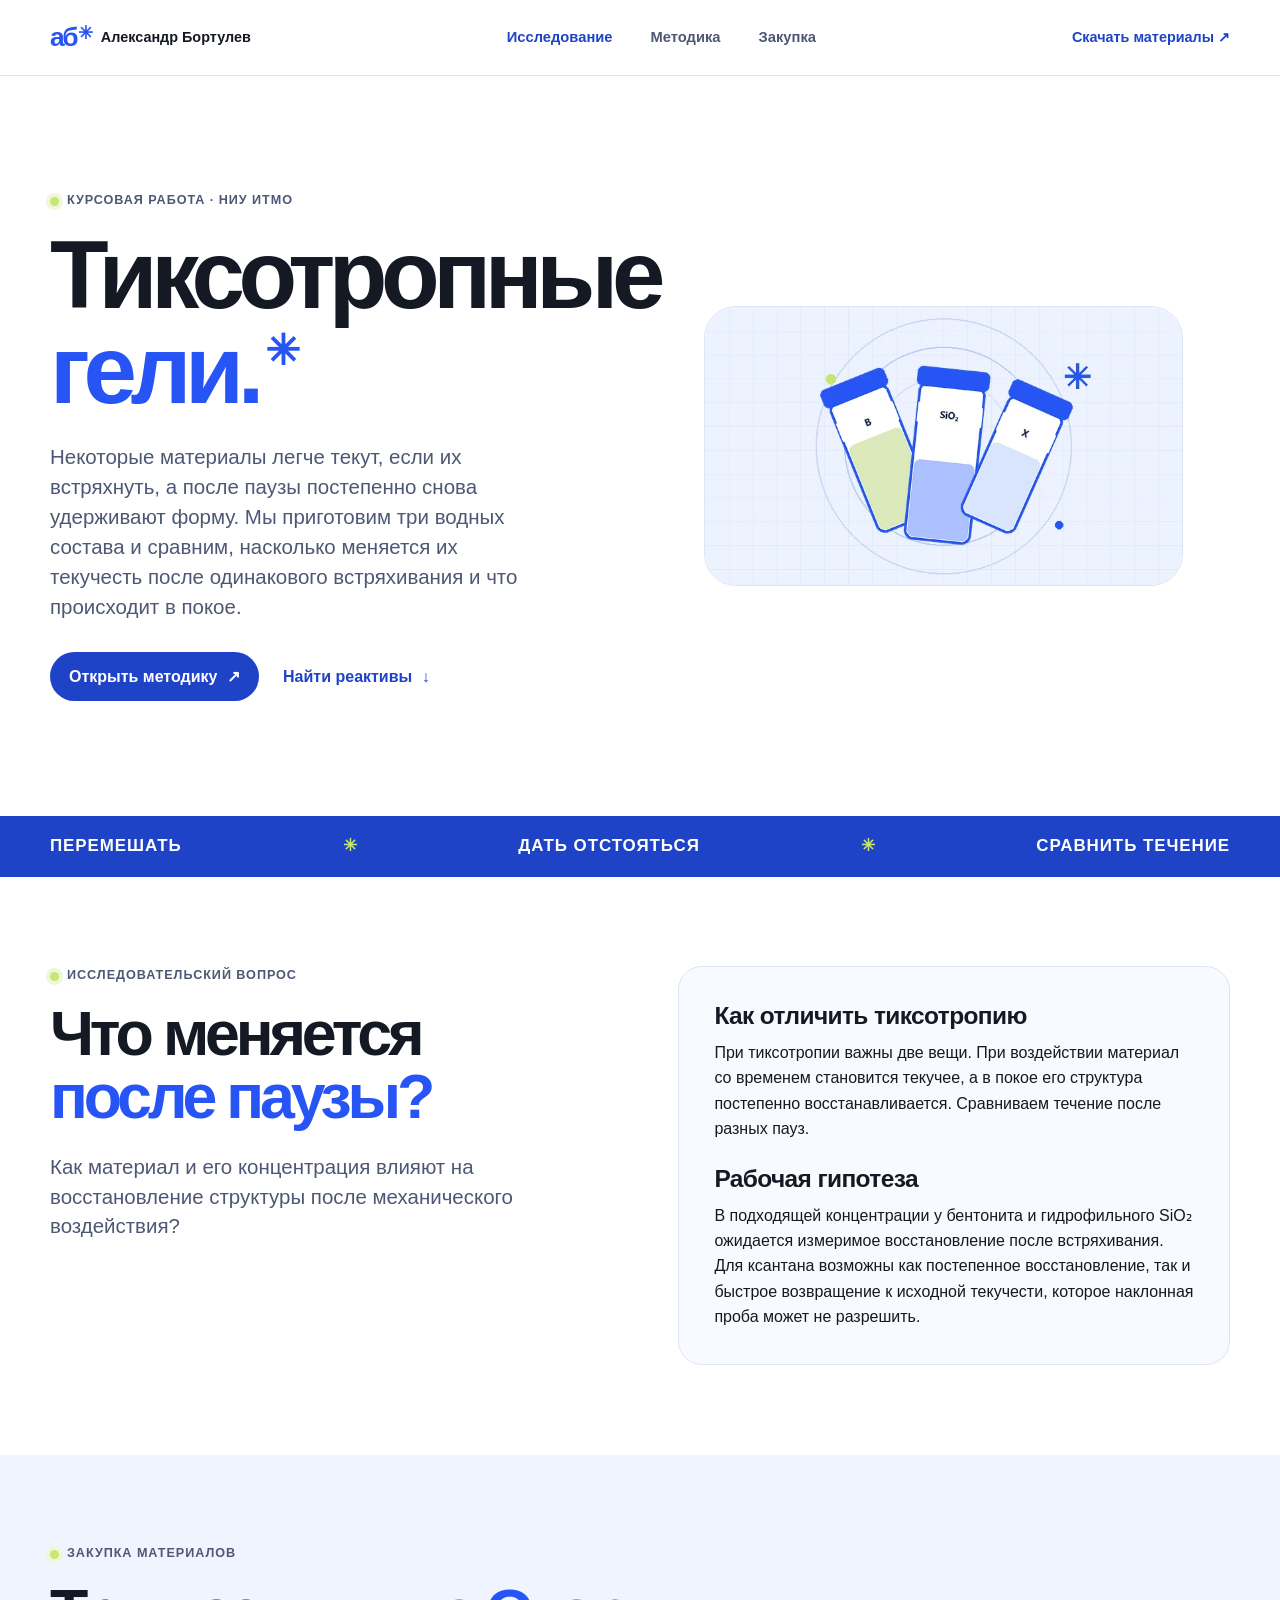
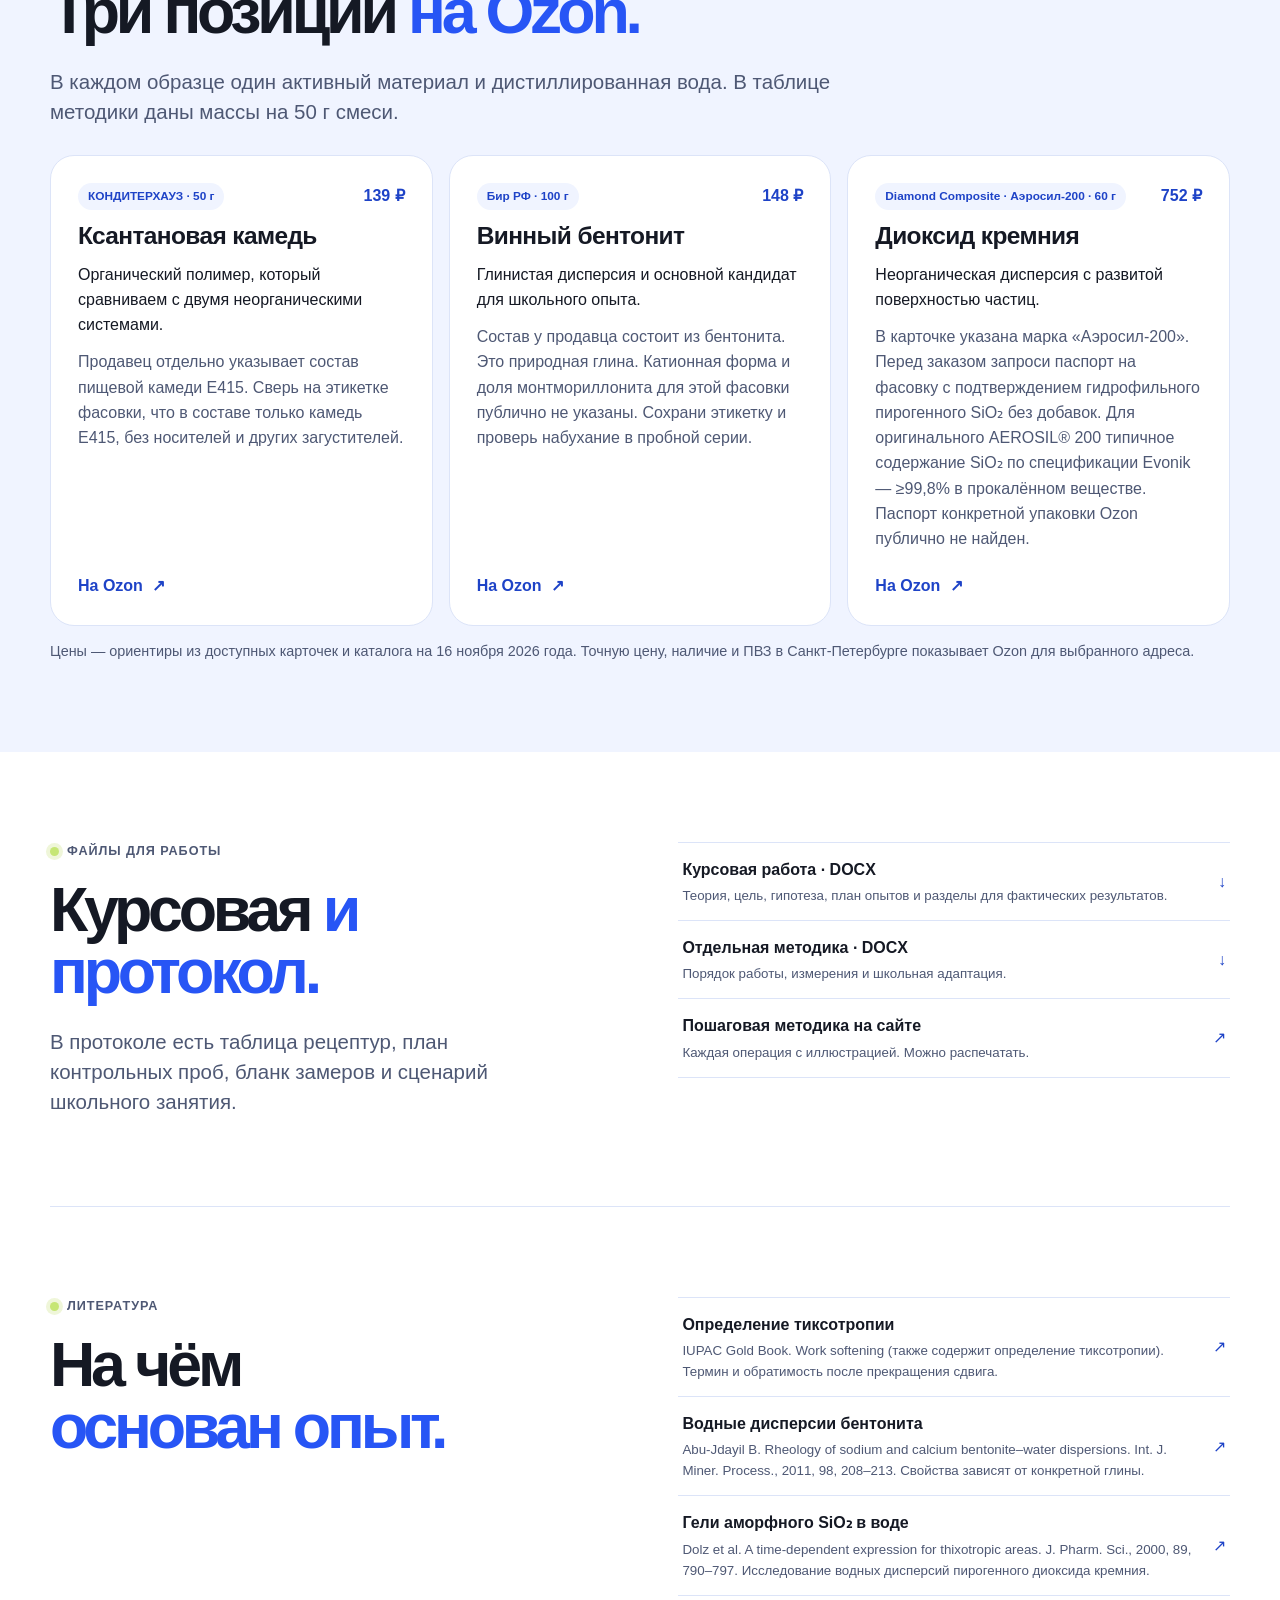
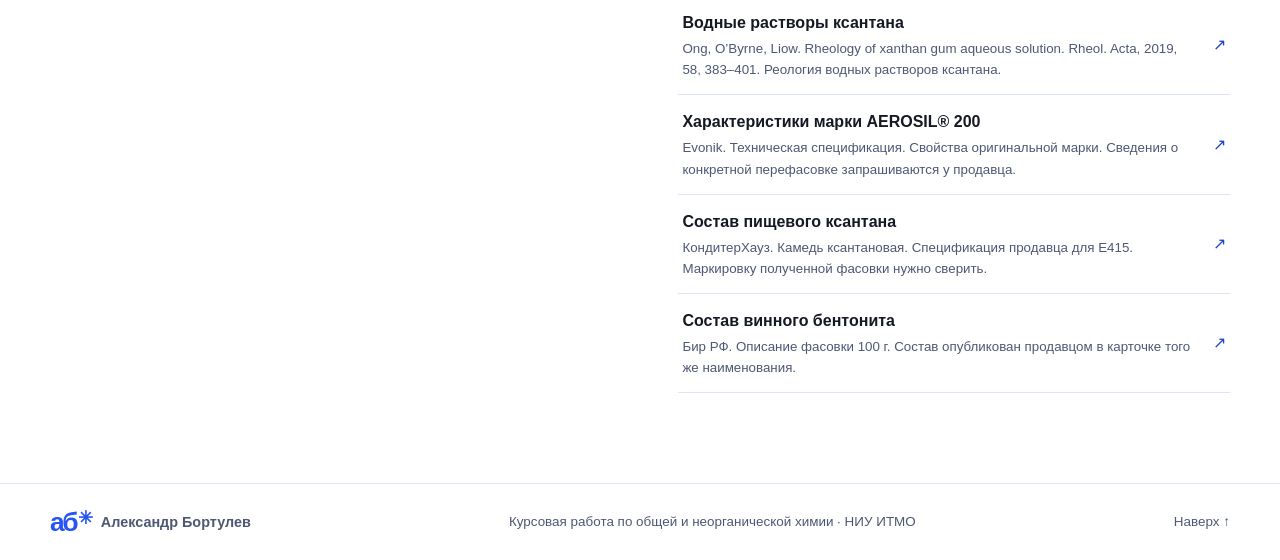
<file: index.html>
<!doctype html>
<html lang="ru">
<head>
  <meta charset="utf-8">
  <meta name="viewport" content="width=device-width, initial-scale=1">
  <meta name="theme-color" content="#ffffff">
  <meta name="description" content="Некоторые материалы легче текут, если их встряхнуть, а после паузы постепенно снова удерживают форму. Мы приготовим три водных состава и сравним, насколько меняется их текучесть после одинакового встряхивания и что происходит в покое.">
  <title>Исследование — Тиксотропные гели</title>
  <link rel="stylesheet" href="assets/style.css">
  <script defer src="assets/app.js"></script>
</head>
<body>
  <a class="skip" href="#main">К содержимому</a>
  <header class="site-header">
    <div class="wrap nav">
      <a class="brand" href="index.html"><span>аб<b aria-hidden="true">✳</b></span> Александр Бортулев</a>
      <nav aria-label="Основное меню"><a href="index.html" aria-current=page>Исследование</a><a href="methodika.html">Методика</a><a href="index.html#zakupka">Закупка</a></nav>
      <a class="nav-extra" href="index.html#materialy">Скачать материалы <span aria-hidden="true">↗</span></a>
    </div>
  </header>
  <main id="main">
<section class="wrap home-hero">
  <div>
    <p class="eyebrow"><span></span> Курсовая работа · НИУ ИТМО</p>
    <h1>Тиксотропные<br><em>гели.</em><b class="star" aria-hidden="true">✳</b></h1>
    <p class="lead">Некоторые материалы легче текут, если их встряхнуть, а после паузы постепенно снова удерживают форму. Мы приготовим три водных состава и сравним, насколько меняется их текучесть после одинакового встряхивания и что происходит в покое.</p>
    <div class="actions"><a class="button" href="methodika.html">Открыть методику <span aria-hidden="true">↗</span></a>
    <a class="text-link" href="#zakupka">Найти реактивы <span aria-hidden="true">↓</span></a></div>
  </div>
  <div class="hero-frame"><img src="assets/hero.webp" width="720" height="420" alt="Три закрытые пробирки с водными составами"></div>
</section>
<div class="band"><div class="wrap"><span>Перемешать</span><b aria-hidden="true">✳</b><span>Дать отстояться</span><b aria-hidden="true">✳</b><span>Сравнить течение</span></div></div>
<section class="wrap section research" id="issledovanie">
  <div><p class="eyebrow"><span></span> Исследовательский вопрос</p><h2>Что меняется <em>после паузы?</em></h2><p class="lead">Как материал и его концентрация влияют на восстановление структуры после механического воздействия?</p></div>
  <div class="callout">
    <h3>Как отличить тиксотропию</h3>
    <p>При тиксотропии важны две вещи. При воздействии материал со временем становится текучее, а в покое его структура постепенно восстанавливается. Сравниваем течение после разных пауз.</p>
    <h3>Рабочая гипотеза</h3><p>В подходящей концентрации у бентонита и гидрофильного SiO₂ ожидается измеримое восстановление после встряхивания. Для ксантана возможны как постепенное восстановление, так и быстрое возвращение к исходной текучести, которое наклонная проба может не разрешить.</p>
  </div>
</section>
<section class="soft" id="zakupka"><div class="wrap section">
  <p class="eyebrow"><span></span> Закупка материалов</p><h2>Три позиции <em>на Ozon.</em></h2>
  <p class="lead compact">В каждом образце один активный материал и дистиллированная вода. В таблице методики даны массы на 50 г смеси.</p>
  <div class="cards"><article class="card">
  <div class="card-top"><span class="tag">КОНДИТЕРХАУЗ · 50 г</span><span class="price">139 ₽</span></div>
  <h3>Ксантановая камедь</h3><p>Органический полимер, который сравниваем с двумя неорганическими системами.</p><p class="muted">Продавец отдельно указывает состав пищевой камеди E415. Сверь на этикетке фасовки, что в составе только камедь E415, без носителей и других загустителей.</p>
  <a class="text-link" href="https://www.ozon.ru/product/ksantanovaya-kamed-zagustitel-50-gr-4338122225/">На Ozon <span aria-hidden="true">↗</span></a>
</article><article class="card">
  <div class="card-top"><span class="tag">Бир РФ · 100 г</span><span class="price">148 ₽</span></div>
  <h3>Винный бентонит</h3><p>Глинистая дисперсия и основной кандидат для школьного опыта.</p><p class="muted">Состав у продавца состоит из бентонита. Это природная глина. Катионная форма и доля монтмориллонита для этой фасовки публично не указаны. Сохрани этикетку и проверь набухание в пробной серии.</p>
  <a class="text-link" href="https://www.ozon.ru/product/bentonit-okleivayushchee-veshchestvo-dlya-osvetleniya-vina-sidra-bragi-100-g-994454710/">На Ozon <span aria-hidden="true">↗</span></a>
</article><article class="card">
  <div class="card-top"><span class="tag">Diamond Composite · Аэросил-200 · 60 г</span><span class="price">752 ₽</span></div>
  <h3>Диоксид кремния</h3><p>Неорганическая дисперсия с развитой поверхностью частиц.</p><p class="muted">В карточке указана марка «Аэросил-200». Перед заказом запроси паспорт на фасовку с подтверждением гидрофильного пирогенного SiO₂ без добавок. Для оригинального AEROSIL® 200 типичное содержание SiO₂ по спецификации Evonik — ≥99,8% в прокалённом веществе. Паспорт конкретной упаковки Ozon публично не найден.</p>
  <a class="text-link" href="https://www.ozon.ru/product/tiksotropnaya-dobavka-aerosil-200-60g-1-litr-2498861464/">На Ozon <span aria-hidden="true">↗</span></a>
</article></div>
  <p class="muted small">Цены — ориентиры из доступных карточек и каталога на 16 ноября 2026 года. Точную цену, наличие и ПВЗ в Санкт-Петербурге показывает Ozon для выбранного адреса.</p>
</div></section>
<section class="wrap section research" id="materialy">
  <div><p class="eyebrow"><span></span> Файлы для работы</p><h2>Курсовая <em>и протокол.</em></h2><p class="lead">В протоколе есть таблица рецептур, план контрольных проб, бланк замеров и сценарий школьного занятия.</p></div>
  <ul class="resource-list">
    <li><a href="materialy/kursovaya-ozon.docx" download><span><strong>Курсовая работа · DOCX</strong><small>Теория, цель, гипотеза, план опытов и разделы для фактических результатов.</small></span><span aria-hidden="true">↓</span></a></li>
    <li><a href="materialy/metodika-ozon.docx" download><span><strong>Отдельная методика · DOCX</strong><small>Порядок работы, измерения и школьная адаптация.</small></span><span aria-hidden="true">↓</span></a></li>
    <li><a href="methodika.html"><span><strong>Пошаговая методика на сайте</strong><small>Каждая операция с иллюстрацией. Можно распечатать.</small></span><span aria-hidden="true">↗</span></a></li>
  </ul>
</section>
<section class="wrap section sources" id="istochniki">
  <div><p class="eyebrow"><span></span> Литература</p><h2>На чём <em>основан опыт.</em></h2></div>
  <ul class="resource-list"><li><a href="https://goldbook.iupac.org/terms/view/W06691"><span><strong>Определение тиксотропии</strong><small>IUPAC Gold Book. Work softening (также содержит определение тиксотропии). Термин и обратимость после прекращения сдвига.</small></span><span aria-hidden="true">↗</span></a></li><li><a href="https://doi.org/10.1016/j.minpro.2011.01.001"><span><strong>Водные дисперсии бентонита</strong><small>Abu-Jdayil B. Rheology of sodium and calcium bentonite–water dispersions. Int. J. Miner. Process., 2011, 98, 208–213. Свойства зависят от конкретной глины.</small></span><span aria-hidden="true">↗</span></a></li><li><a href="https://pubmed.ncbi.nlm.nih.gov/10824138/"><span><strong>Гели аморфного SiO₂ в воде</strong><small>Dolz et al. A time-dependent expression for thixotropic areas. J. Pharm. Sci., 2000, 89, 790–797. Исследование водных дисперсий пирогенного диоксида кремния.</small></span><span aria-hidden="true">↗</span></a></li><li><a href="https://link.springer.com/article/10.1007/s00397-019-01154-y"><span><strong>Водные растворы ксантана</strong><small>Ong, O’Byrne, Liow. Rheology of xanthan gum aqueous solution. Rheol. Acta, 2019, 58, 383–401. Реология водных растворов ксантана.</small></span><span aria-hidden="true">↗</span></a></li><li><a href="https://products.evonik.com/assets/or/ld/AEROSIL_200_TDS_RU_RU_TDS_PV_52043839_ru_RU_WORLD.pdf"><span><strong>Характеристики марки AEROSIL® 200</strong><small>Evonik. Техническая спецификация. Свойства оригинальной марки. Сведения о конкретной перефасовке запрашиваются у продавца.</small></span><span aria-hidden="true">↗</span></a></li><li><a href="https://konditerhauz.ru/konditerskie-ingredienty/zagustiteli-i-pishchevye-dobavki/kamed-ksantanovaya-deosen-80/"><span><strong>Состав пищевого ксантана</strong><small>КондитерХауз. Камедь ксантановая. Спецификация продавца для E415. Маркировку полученной фасовки нужно сверить.</small></span><span aria-hidden="true">↗</span></a></li><li><a href="https://market.yandex.ru/card/bentonit-100-g/102073946486"><span><strong>Состав винного бентонита</strong><small>Бир РФ. Описание фасовки 100 г. Состав опубликован продавцом в карточке того же наименования.</small></span><span aria-hidden="true">↗</span></a></li></ul>
</section>
</main>
  <footer class="site-footer">
    <div class="wrap foot"><a class="brand" href="index.html"><span>аб<b aria-hidden="true">✳</b></span> Александр Бортулев</a>
    <span>Курсовая работа по общей и неорганической химии · НИУ ИТМО</span>
    <a href="#main">Наверх ↑</a></div>
  </footer>
</body>
</html>
</file>
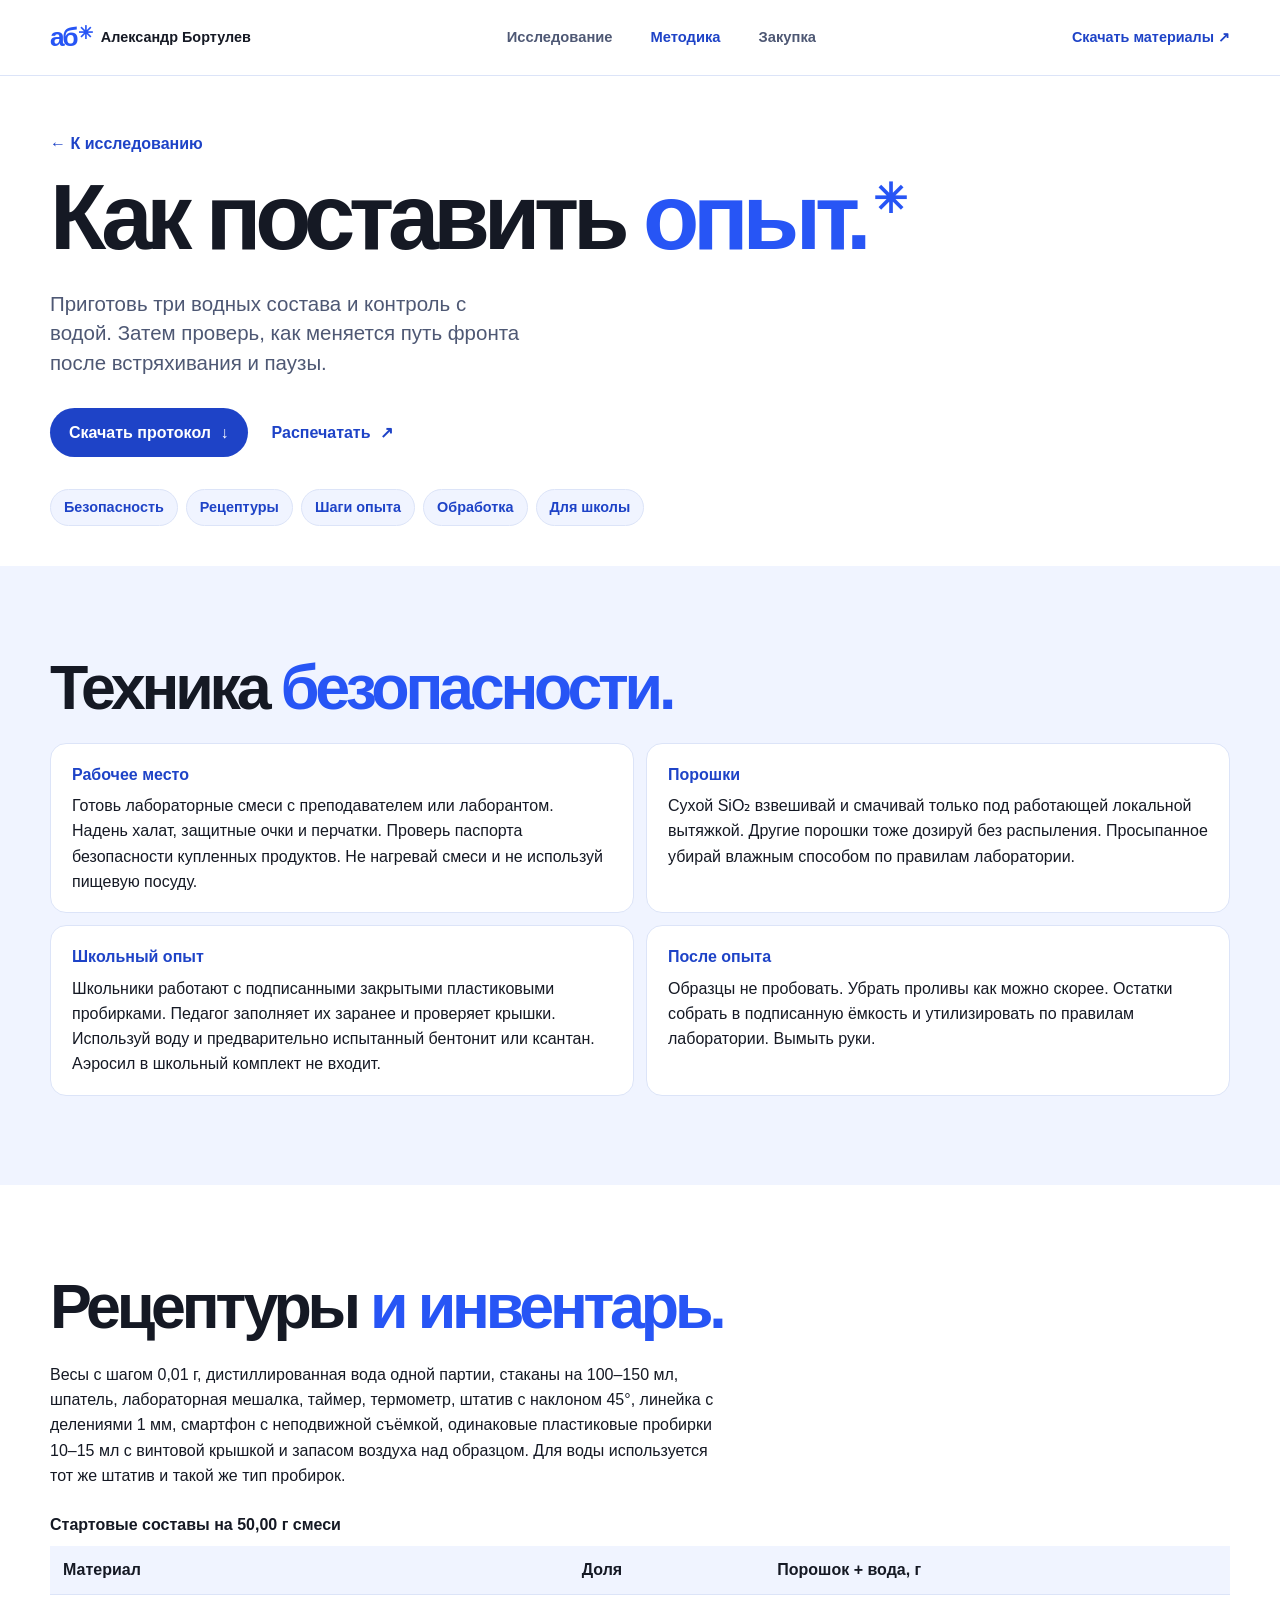
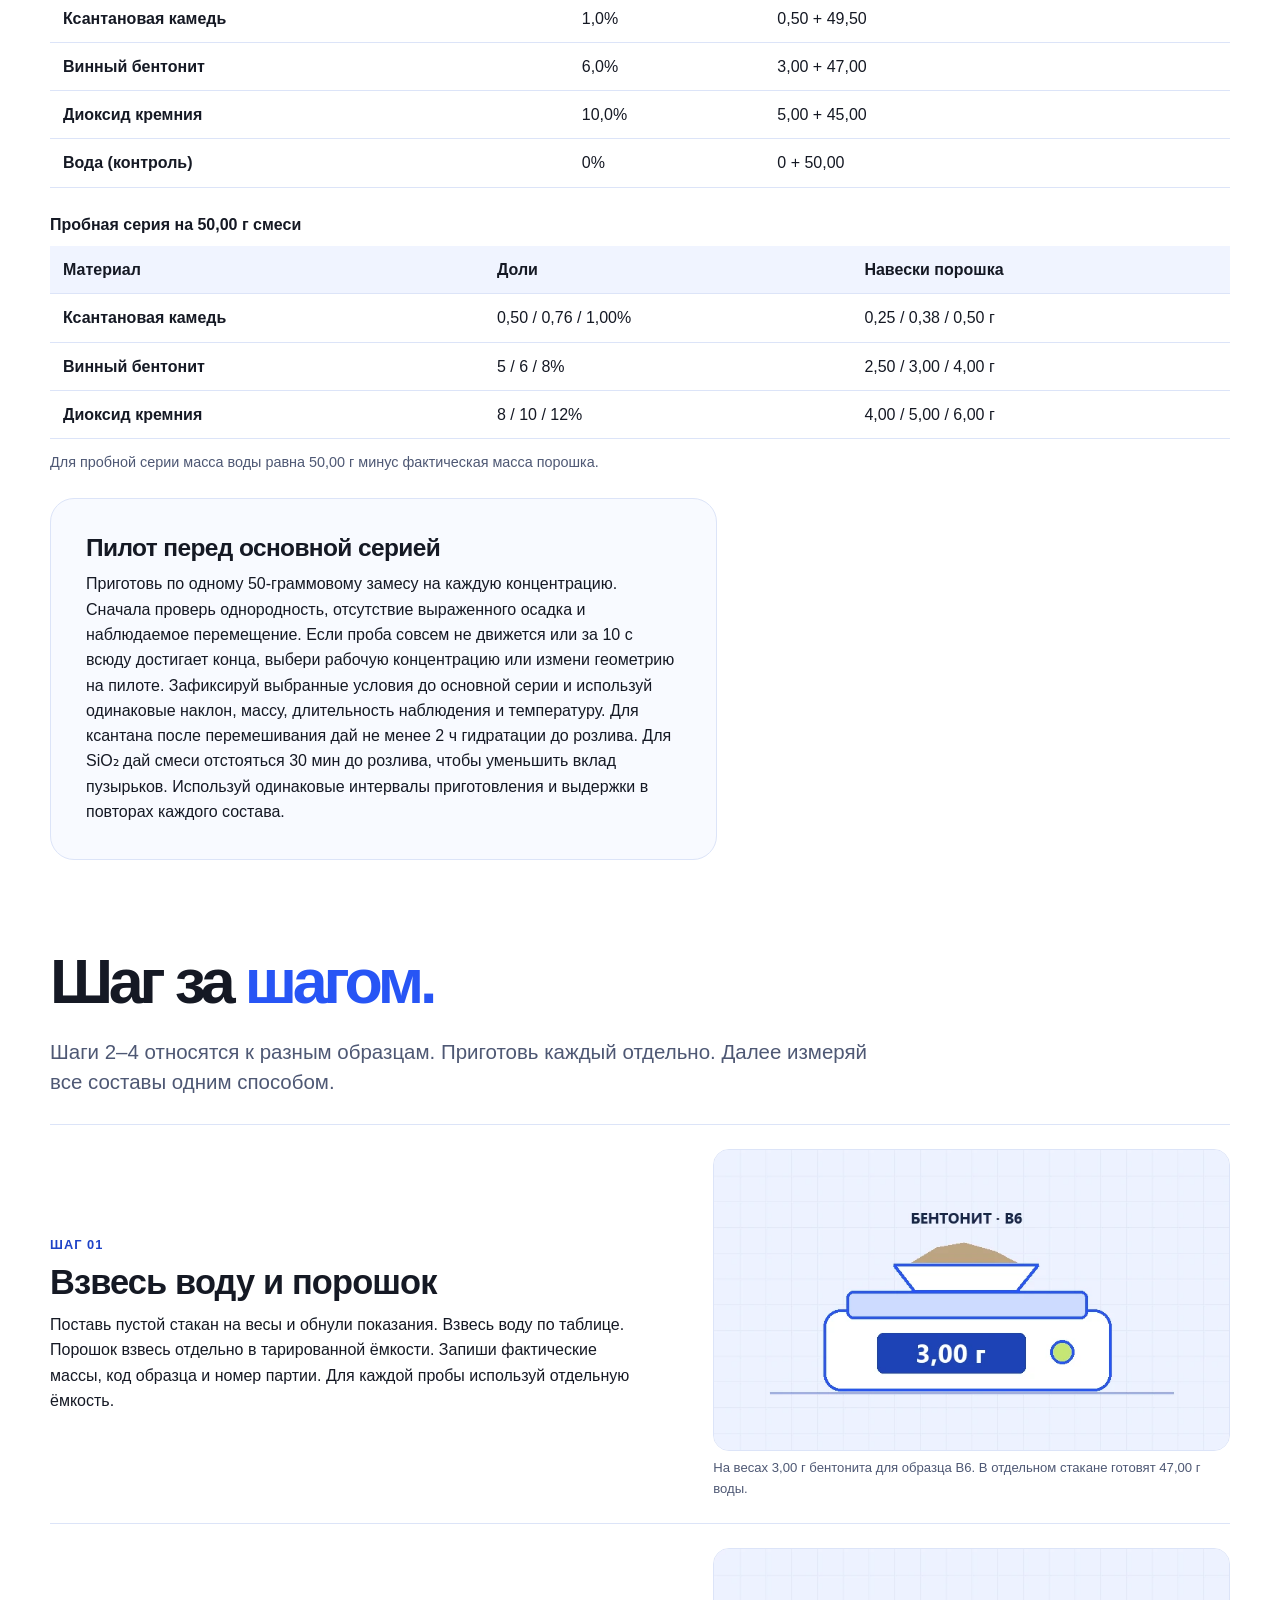
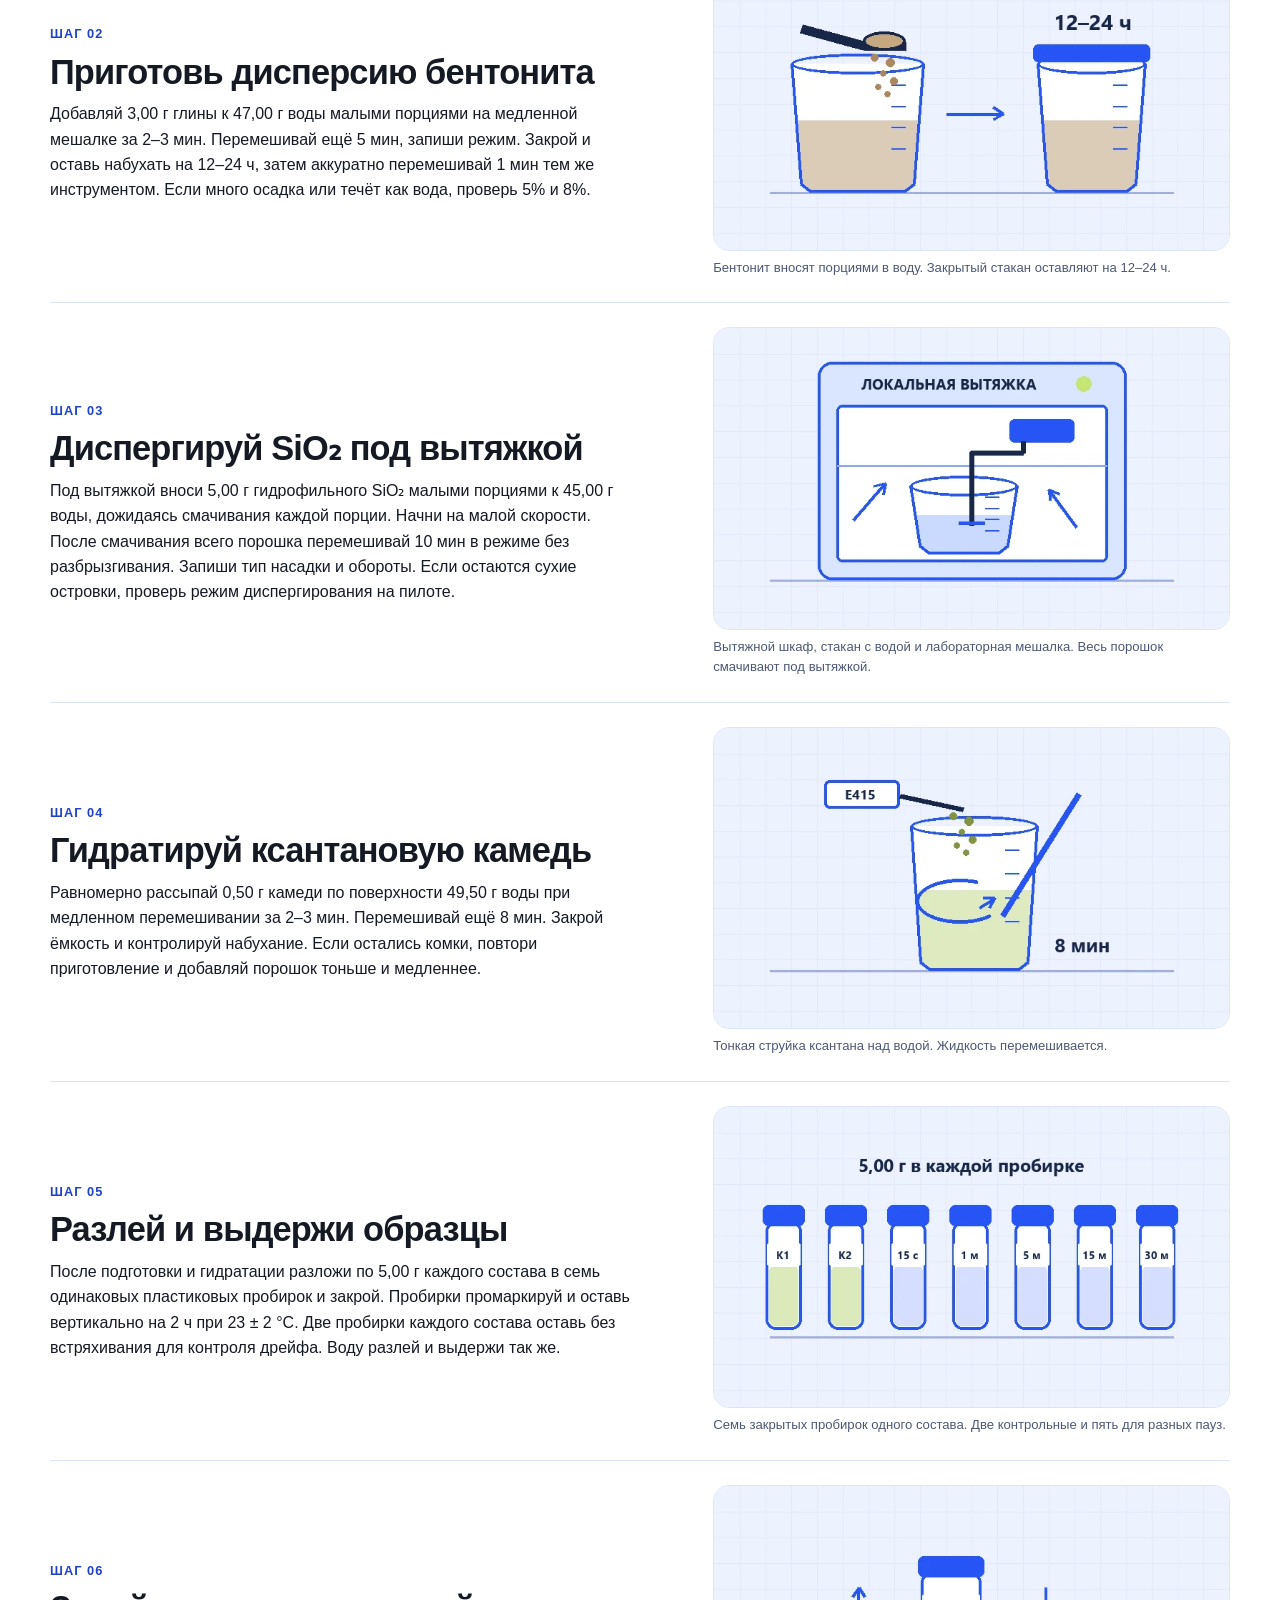
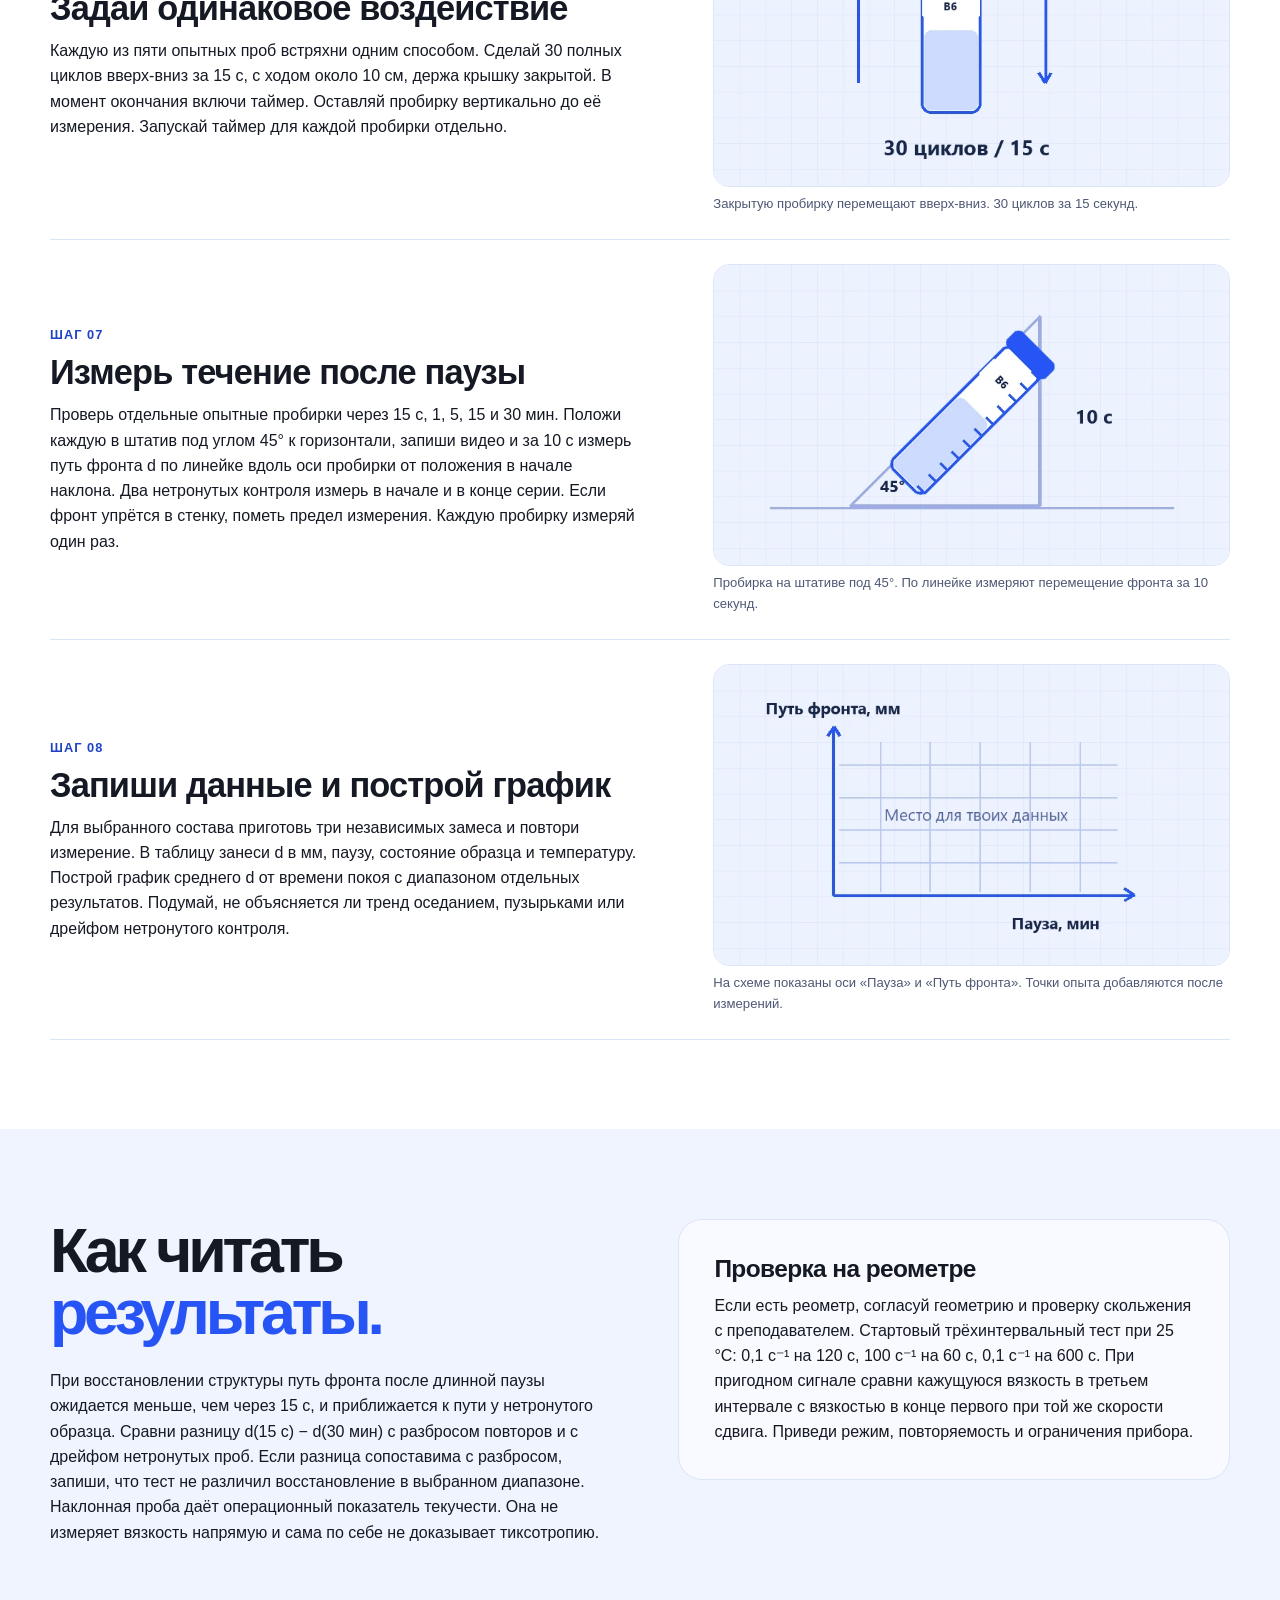
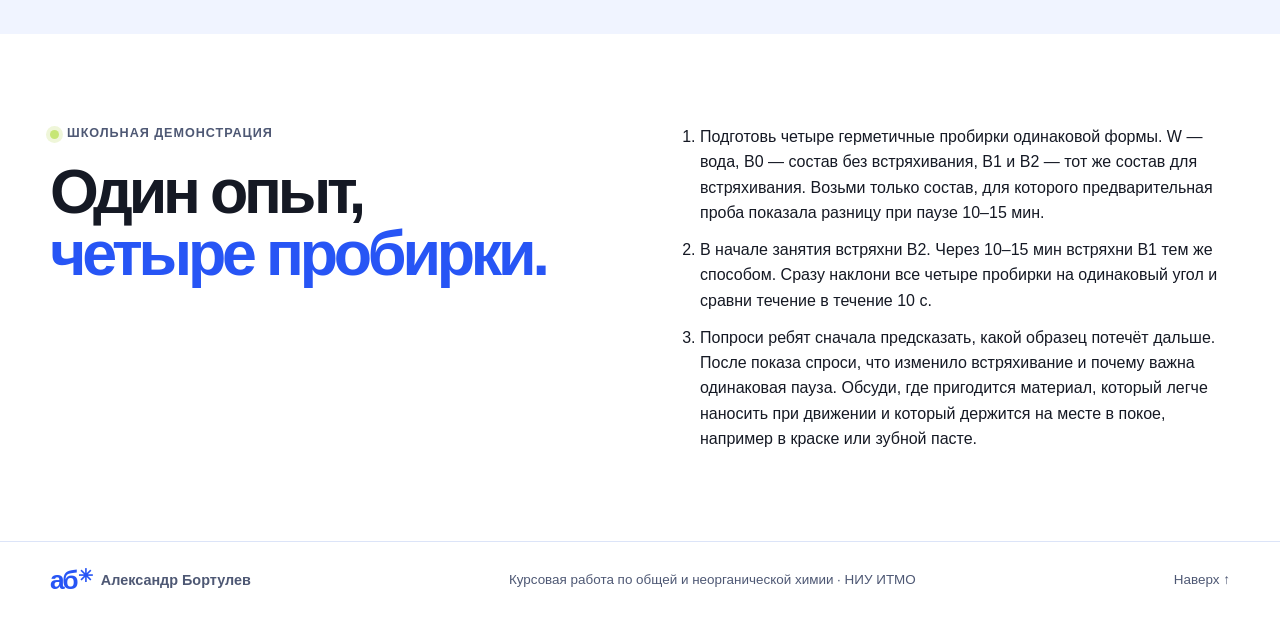
<file: methodika.html>
<!doctype html>
<html lang="ru">
<head>
  <meta charset="utf-8">
  <meta name="viewport" content="width=device-width, initial-scale=1">
  <meta name="theme-color" content="#ffffff">
  <meta name="description" content="Некоторые материалы легче текут, если их встряхнуть, а после паузы постепенно снова удерживают форму. Мы приготовим три водных состава и сравним, насколько меняется их текучесть после одинакового встряхивания и что происходит в покое.">
  <title>Методика — Тиксотропные гели</title>
  <link rel="stylesheet" href="assets/style.css">
  <script defer src="assets/app.js"></script>
</head>
<body>
  <a class="skip" href="#main">К содержимому</a>
  <header class="site-header">
    <div class="wrap nav">
      <a class="brand" href="index.html"><span>аб<b aria-hidden="true">✳</b></span> Александр Бортулев</a>
      <nav aria-label="Основное меню"><a href="index.html">Исследование</a><a href="methodika.html" aria-current=page>Методика</a><a href="index.html#zakupka">Закупка</a></nav>
      <a class="nav-extra" href="index.html#materialy">Скачать материалы <span aria-hidden="true">↗</span></a>
    </div>
  </header>
  <main id="main">
<section class="wrap method-head">
  <a class="text-link" href="index.html">← К исследованию</a>
  <h1>Как поставить <em>опыт.</em><b class="star" aria-hidden="true">✳</b></h1>
  <p class="lead">Приготовь три водных состава и контроль с водой. Затем проверь, как меняется путь фронта после встряхивания и паузы.</p>
  <div class="actions"><a class="button" href="materialy/metodika-ozon.docx" download>Скачать протокол <span aria-hidden="true">↓</span></a>
  <button class="text-link print-button" type="button" hidden>Распечатать <span aria-hidden="true">↗</span></button></div>
  <nav class="local-nav" aria-label="Разделы методики">
    <a href="#bezopasnost">Безопасность</a><a href="#sostavy">Рецептуры</a><a href="#shagi">Шаги опыта</a><a href="#obrabotka">Обработка</a><a href="#shkola">Для школы</a>
  </nav>
</section>
<section class="soft" id="bezopasnost"><div class="wrap section">
  <h2>Техника <em>безопасности.</em></h2><ul class="safety"><li><strong>Рабочее место</strong><p>Готовь лабораторные смеси с преподавателем или лаборантом. Надень халат, защитные очки и перчатки. Проверь паспорта безопасности купленных продуктов. Не нагревай смеси и не используй пищевую посуду.</p></li><li><strong>Порошки</strong><p>Сухой SiO₂ взвешивай и смачивай только под работающей локальной вытяжкой. Другие порошки тоже дозируй без распыления. Просыпанное убирай влажным способом по правилам лаборатории.</p></li><li><strong>Школьный опыт</strong><p>Школьники работают с подписанными закрытыми пластиковыми пробирками. Педагог заполняет их заранее и проверяет крышки. Используй воду и предварительно испытанный бентонит или ксантан. Аэросил в школьный комплект не входит.</p></li><li><strong>После опыта</strong><p>Образцы не пробовать. Убрать проливы как можно скорее. Остатки собрать в подписанную ёмкость и утилизировать по правилам лаборатории. Вымыть руки.</p></li></ul>
</div></section>
<section class="wrap section" id="sostavy">
  <h2>Рецептуры <em>и инвентарь.</em></h2>
  <p class="compact">Весы с шагом 0,01 г, дистиллированная вода одной партии, стаканы на 100–150 мл, шпатель, лабораторная мешалка, таймер, термометр, штатив с наклоном 45°, линейка с делениями 1 мм, смартфон с неподвижной съёмкой, одинаковые пластиковые пробирки 10–15 мл с винтовой крышкой и запасом воздуха над образцом. Для воды используется тот же штатив и такой же тип пробирок.</p>
  <div class="table-wrap"><table><caption>Стартовые составы на 50,00 г смеси</caption>
  <thead><tr><th scope="col">Материал</th><th scope="col">Доля</th><th scope="col">Порошок + вода, г</th></tr></thead>
  <tbody><tr><th scope="row">Ксантановая камедь</th><td>1,0%</td><td>0,50 + 49,50</td></tr><tr><th scope="row">Винный бентонит</th><td>6,0%</td><td>3,00 + 47,00</td></tr><tr><th scope="row">Диоксид кремния</th><td>10,0%</td><td>5,00 + 45,00</td></tr><tr><th scope="row">Вода (контроль)</th><td>0%</td><td>0 + 50,00</td></tr></tbody></table></div>
  <div class="table-wrap"><table><caption>Пробная серия на 50,00 г смеси</caption>
  <thead><tr><th scope="col">Материал</th><th scope="col">Доли</th><th scope="col">Навески порошка</th></tr></thead>
  <tbody><tr><th scope="row">Ксантановая камедь</th><td>0,50 / 0,76 / 1,00%</td><td>0,25 / 0,38 / 0,50 г</td></tr><tr><th scope="row">Винный бентонит</th><td>5 / 6 / 8%</td><td>2,50 / 3,00 / 4,00 г</td></tr><tr><th scope="row">Диоксид кремния</th><td>8 / 10 / 12%</td><td>4,00 / 5,00 / 6,00 г</td></tr></tbody></table></div>
  <p class="small muted">Для пробной серии масса воды равна 50,00 г минус фактическая масса порошка.</p>
  <aside class="callout compact"><h3>Пилот перед основной серией</h3><p>Приготовь по одному 50-граммовому замесу на каждую концентрацию. Сначала проверь однородность, отсутствие выраженного осадка и наблюдаемое перемещение. Если проба совсем не движется или за 10 с всюду достигает конца, выбери рабочую концентрацию или измени геометрию на пилоте. Зафиксируй выбранные условия до основной серии и используй одинаковые наклон, массу, длительность наблюдения и температуру. Для ксантана после перемешивания дай не менее 2 ч гидратации до розлива. Для SiO₂ дай смеси отстояться 30 мин до розлива, чтобы уменьшить вклад пузырьков. Используй одинаковые интервалы приготовления и выдержки в повторах каждого состава.</p></aside>
</section>
<section class="wrap section steps-section" id="shagi">
  <h2>Шаг за <em>шагом.</em></h2>
  <p class="lead compact">Шаги 2–4 относятся к разным образцам. Приготовь каждый отдельно. Далее измеряй все составы одним способом.</p>
  <ol class="steps"><li class="step">
  <div class="step-copy"><p class="step-no">Шаг 01</p><h3>Взвесь воду и порошок</h3><p>Поставь пустой стакан на весы и обнули показания. Взвесь воду по таблице. Порошок взвесь отдельно в тарированной ёмкости. Запиши фактические массы, код образца и номер партии. Для каждой пробы используй отдельную ёмкость.</p></div>
  <figure><img src="assets/scale.webp" width="720" height="420" loading="lazy" alt="На весах 3,00 г бентонита для образца B6. В отдельном стакане готовят 47,00 г воды."><figcaption>На весах 3,00 г бентонита для образца B6. В отдельном стакане готовят 47,00 г воды.</figcaption></figure>
</li><li class="step">
  <div class="step-copy"><p class="step-no">Шаг 02</p><h3>Приготовь дисперсию бентонита</h3><p>Добавляй 3,00 г глины к 47,00 г воды малыми порциями на медленной мешалке за 2–3 мин. Перемешивай ещё 5 мин, запиши режим. Закрой и оставь набухать на 12–24 ч, затем аккуратно перемешивай 1 мин тем же инструментом. Если много осадка или течёт как вода, проверь 5% и 8%.</p></div>
  <figure><img src="assets/clay.webp" width="720" height="420" loading="lazy" alt="Бентонит вносят порциями в воду. Закрытый стакан оставляют на 12–24 ч."><figcaption>Бентонит вносят порциями в воду. Закрытый стакан оставляют на 12–24 ч.</figcaption></figure>
</li><li class="step">
  <div class="step-copy"><p class="step-no">Шаг 03</p><h3>Диспергируй SiO₂ под вытяжкой</h3><p>Под вытяжкой вноси 5,00 г гидрофильного SiO₂ малыми порциями к 45,00 г воды, дожидаясь смачивания каждой порции. Начни на малой скорости. После смачивания всего порошка перемешивай 10 мин в режиме без разбрызгивания. Запиши тип насадки и обороты. Если остаются сухие островки, проверь режим диспергирования на пилоте.</p></div>
  <figure><img src="assets/hood.webp" width="720" height="420" loading="lazy" alt="Вытяжной шкаф, стакан с водой и лабораторная мешалка. Весь порошок смачивают под вытяжкой."><figcaption>Вытяжной шкаф, стакан с водой и лабораторная мешалка. Весь порошок смачивают под вытяжкой.</figcaption></figure>
</li><li class="step">
  <div class="step-copy"><p class="step-no">Шаг 04</p><h3>Гидратируй ксантановую камедь</h3><p>Равномерно рассыпай 0,50 г камеди по поверхности 49,50 г воды при медленном перемешивании за 2–3 мин. Перемешивай ещё 8 мин. Закрой ёмкость и контролируй набухание. Если остались комки, повтори приготовление и добавляй порошок тоньше и медленнее.</p></div>
  <figure><img src="assets/xanthan.webp" width="720" height="420" loading="lazy" alt="Тонкая струйка ксантана над водой. Жидкость перемешивается."><figcaption>Тонкая струйка ксантана над водой. Жидкость перемешивается.</figcaption></figure>
</li><li class="step">
  <div class="step-copy"><p class="step-no">Шаг 05</p><h3>Разлей и выдержи образцы</h3><p>После подготовки и гидратации разложи по 5,00 г каждого состава в семь одинаковых пластиковых пробирок и закрой. Пробирки промаркируй и оставь вертикально на 2 ч при 23 ± 2 °C. Две пробирки каждого состава оставь без встряхивания для контроля дрейфа. Воду разлей и выдержи так же.</p></div>
  <figure><img src="assets/vials.webp" width="720" height="420" loading="lazy" alt="Семь закрытых пробирок одного состава. Две контрольные и пять для разных пауз."><figcaption>Семь закрытых пробирок одного состава. Две контрольные и пять для разных пауз.</figcaption></figure>
</li><li class="step">
  <div class="step-copy"><p class="step-no">Шаг 06</p><h3>Задай одинаковое воздействие</h3><p>Каждую из пяти опытных проб встряхни одним способом. Сделай 30 полных циклов вверх-вниз за 15 с, с ходом около 10 см, держа крышку закрытой. В момент окончания включи таймер. Оставляй пробирку вертикально до её измерения. Запускай таймер для каждой пробирки отдельно.</p></div>
  <figure><img src="assets/shake.webp" width="720" height="420" loading="lazy" alt="Закрытую пробирку перемещают вверх-вниз. 30 циклов за 15 секунд."><figcaption>Закрытую пробирку перемещают вверх-вниз. 30 циклов за 15 секунд.</figcaption></figure>
</li><li class="step">
  <div class="step-copy"><p class="step-no">Шаг 07</p><h3>Измерь течение после паузы</h3><p>Проверь отдельные опытные пробирки через 15 с, 1, 5, 15 и 30 мин. Положи каждую в штатив под углом 45° к горизонтали, запиши видео и за 10 с измерь путь фронта d по линейке вдоль оси пробирки от положения в начале наклона. Два нетронутых контроля измерь в начале и в конце серии. Если фронт упрётся в стенку, пометь предел измерения. Каждую пробирку измеряй один раз.</p></div>
  <figure><img src="assets/tilt.webp" width="720" height="420" loading="lazy" alt="Пробирка на штативе под 45°. По линейке измеряют перемещение фронта за 10 секунд."><figcaption>Пробирка на штативе под 45°. По линейке измеряют перемещение фронта за 10 секунд.</figcaption></figure>
</li><li class="step">
  <div class="step-copy"><p class="step-no">Шаг 08</p><h3>Запиши данные и построй график</h3><p>Для выбранного состава приготовь три независимых замеса и повтори измерение. В таблицу занеси d в мм, паузу, состояние образца и температуру. Построй график среднего d от времени покоя с диапазоном отдельных результатов. Подумай, не объясняется ли тренд оседанием, пузырьками или дрейфом нетронутого контроля.</p></div>
  <figure><img src="assets/plot.webp" width="720" height="420" loading="lazy" alt="На схеме показаны оси «Пауза» и «Путь фронта». Точки опыта добавляются после измерений."><figcaption>На схеме показаны оси «Пауза» и «Путь фронта». Точки опыта добавляются после измерений.</figcaption></figure>
</li></ol>
</section>
<section class="soft" id="obrabotka"><div class="wrap section research">
  <div><h2>Как читать <em>результаты.</em></h2><p>При восстановлении структуры путь фронта после длинной паузы ожидается меньше, чем через 15 с, и приближается к пути у нетронутого образца. Сравни разницу d(15 с) − d(30 мин) с разбросом повторов и с дрейфом нетронутых проб. Если разница сопоставима с разбросом, запиши, что тест не различил восстановление в выбранном диапазоне. Наклонная проба даёт операционный показатель текучести. Она не измеряет вязкость напрямую и сама по себе не доказывает тиксотропию.</p></div>
  <div class="callout"><h3>Проверка на реометре</h3><p>Если есть реометр, согласуй геометрию и проверку скольжения с преподавателем. Стартовый трёхинтервальный тест при 25 °C: 0,1 с⁻¹ на 120 с, 100 с⁻¹ на 60 с, 0,1 с⁻¹ на 600 с. При пригодном сигнале сравни кажущуюся вязкость в третьем интервале с вязкостью в конце первого при той же скорости сдвига. Приведи режим, повторяемость и ограничения прибора.</p></div>
</div></section>
<section class="wrap section research" id="shkola">
  <div><p class="eyebrow"><span></span> Школьная демонстрация</p><h2>Один опыт, <em>четыре пробирки.</em></h2></div>
  <ol class="school"><li>Подготовь четыре герметичные пробирки одинаковой формы. W — вода, B0 — состав без встряхивания, B1 и B2 — тот же состав для встряхивания. Возьми только состав, для которого предварительная проба показала разницу при паузе 10–15 мин.</li><li>В начале занятия встряхни B2. Через 10–15 мин встряхни B1 тем же способом. Сразу наклони все четыре пробирки на одинаковый угол и сравни течение в течение 10 с.</li><li>Попроси ребят сначала предсказать, какой образец потечёт дальше. После показа спроси, что изменило встряхивание и почему важна одинаковая пауза. Обсуди, где пригодится материал, который легче наносить при движении и который держится на месте в покое, например в краске или зубной пасте.</li></ol>
</section>
</main>
  <footer class="site-footer">
    <div class="wrap foot"><a class="brand" href="index.html"><span>аб<b aria-hidden="true">✳</b></span> Александр Бортулев</a>
    <span>Курсовая работа по общей и неорганической химии · НИУ ИТМО</span>
    <a href="#main">Наверх ↑</a></div>
  </footer>
</body>
</html>
</file>
<file: assets/style.css>
:root {
  --ink: #151924;
  --muted: #4e5874;
  --blue: #2755f5;
  --blue-dark: #1e43c7;
  --soft: #f0f4ff;
  --line: #dce4f8;
  --lime: #c6e675;
  --radius: 24px;
  color: var(--ink);
  background: #fff;
  font: 16px/1.58 Inter, "Segoe UI", Arial, sans-serif;
}
*, *::before, *::after { box-sizing: border-box; }
body { margin: 0; }
a { color: inherit; }
button { font: inherit; }
img { display: block; max-width: 100%; height: auto; }
:focus-visible { outline: 3px solid var(--blue); outline-offset: 5px; }
[id] { scroll-margin-top: 90px; }
[hidden] { display: none !important; }
.wrap { width: min(1180px, calc(100% - 96px)); margin-inline: auto; }
.skip { position: fixed; top: 8px; left: 8px; z-index: 10; background: #fff; padding: 8px 12px; transform: translateY(-150%); }
.skip:focus { transform: none; }
.site-header { position: sticky; top: 0; z-index: 5; background: #fffffff5; border-bottom: 1px solid var(--line); }
.nav, .foot { display: flex; align-items: center; justify-content: space-between; gap: 16px; }
.nav { min-height: 75px; }
.nav nav { display: flex; align-items: center; gap: clamp(14px, 3vw, 38px); }
.nav a, .foot a { text-decoration: none; }
.nav nav a { font-weight: 600; color: var(--muted); font-size: .92rem; }
.nav nav a:hover, .nav nav a[aria-current="page"] { color: var(--blue-dark); }
.brand { display: inline-flex; align-items: center; gap: 10px; font-weight: 700; white-space: nowrap; font-size: .9rem; line-height: 1; }
.brand > span { color: var(--blue); font-size: 1.65rem; letter-spacing: -.09em; }
.brand b { margin-left: 2px; font-size: .7em; vertical-align: top; }
.nav-extra { font-weight: 700; color: var(--blue-dark); font-size: .9rem; }
.home-hero { display: grid; grid-template-columns: 1fr .91fr; align-items: center; gap: 45px; padding-block: clamp(70px, 9vw, 127px); }
.hero-frame { overflow: hidden; border: 1px solid var(--line); border-radius: 32px; background: var(--soft); }
.hero-frame img { width: 100%; }
h1, h2, h3, p, figure { margin: 0; }
h1, h2, h3 { text-wrap: balance; }
h1, h2 { font-weight: 760; line-height: .99; letter-spacing: -.067em; }
h1 { font-size: clamp(3.1rem, 7.5vw, 7.1rem); margin: 16px 0 25px; }
h2 { font-size: clamp(2.35rem, 4.9vw, 4.55rem); margin-bottom: 25px; }
h3 { font-size: clamp(1.16rem, 2vw, 1.53rem); line-height: 1.13; letter-spacing: -.025em; }
em { color: var(--blue); font-style: normal; }
.star { display: inline-block; margin-left: .18em; color: var(--blue); font-size: .44em; vertical-align: top; line-height: 1.35; }
.lead { max-width: 42ch; color: var(--muted); font-size: clamp(1.06rem, 2vw, 1.28rem); line-height: 1.46; }
.eyebrow { display: flex; align-items: center; gap: .5rem; margin-bottom: 16px; color: var(--muted); font-weight: 700; font-size: .79rem; letter-spacing: .075em; text-transform: uppercase; }
.eyebrow > span { width: 9px; height: 9px; border-radius: 50%; background: var(--lime); box-shadow: 0 0 0 4px #eff6d9; }
.actions { display: flex; align-items: center; flex-wrap: wrap; gap: 14px 24px; margin-top: 30px; }
.button, .text-link { display: inline-flex; align-items: center; gap: .6em; font-weight: 700; text-decoration: none; }
.button { border-radius: 100px; padding: 12px 19px; color: #fff; background: var(--blue-dark); }
.button:hover { background: #1435af; }
.text-link { color: var(--blue-dark); }
.text-link:hover { text-decoration: underline; text-underline-offset: .24em; }
.print-button { border: 0; padding: 0; background: transparent; cursor: pointer; }
.band { background: var(--blue-dark); color: #fff; }
.band .wrap { display: flex; justify-content: space-between; gap: 12px; flex-wrap: wrap; font-size: clamp(.76rem, 1.7vw, 1.06rem); font-weight: 700; text-transform: uppercase; letter-spacing: .055em; padding-block: 17px; }
.band b { color: var(--lime); }
.soft { background: var(--soft); }
.section { padding-block: clamp(55px, 7vw, 95px); }
.research, .sources { display: grid; grid-template-columns: 1fr 1fr; gap: clamp(24px, 6vw, 80px); align-items: start; }
.callout { padding: clamp(22px, 3vw, 35px); border: 1px solid var(--line); border-radius: var(--radius); background: #f8faff; }
.callout h3 + p { margin-top: 10px; }
.callout p + h3 { margin-top: 24px; }
.compact { max-width: 75ch; }
.cards { display: grid; grid-template-columns: repeat(3, minmax(0, 1fr)); gap: 16px; margin: 28px 0 14px; }
.card { display: flex; flex-direction: column; gap: 12px; border: 1px solid var(--line); background: #fff; border-radius: var(--radius); padding: clamp(16px, 2.2vw, 27px); }
.card-top { display: flex; flex-wrap: wrap; align-items: start; justify-content: space-between; gap: 8px; }
.price { color: var(--blue-dark); font-weight: 750; }
.tag { padding: 4px 10px; border-radius: 20px; background: var(--soft); color: var(--blue-dark); font-size: .74rem; font-weight: 600; }
.card .text-link { margin-top: auto; padding-top: 9px; }
.muted { color: var(--muted); }
.small { font-size: .9rem; }
.resource-list, .safety, .steps { margin: 0; padding: 0; list-style: none; }
.resource-list li { border-top: 1px solid var(--line); }
.resource-list li:last-child { border-bottom: 1px solid var(--line); }
.resource-list a { display: flex; align-items: center; justify-content: space-between; gap: 20px; text-decoration: none; padding: 14px 4px; }
.resource-list a:hover { color: var(--blue-dark); }
.resource-list small { display: block; color: var(--muted); margin-top: 3px; }
.resource-list a > span + span { color: var(--blue-dark); }
.sources { border-top: 1px solid var(--line); }
.site-footer { border-top: 1px solid var(--line); }
.foot { padding-block: 25px; color: var(--muted); font-size: .84rem; flex-wrap: wrap; }
.method-head { padding-block: 55px 40px; }
.method-head h1 { font-size: clamp(2.95rem, 7.2vw, 6.2rem); }
.local-nav { display: flex; flex-wrap: wrap; gap: 8px; margin-top: 32px; }
.local-nav a { text-decoration: none; color: var(--blue-dark); border: 1px solid var(--line); background: var(--soft); border-radius: 20px; padding: 6px 13px; font-size: .9rem; font-weight: 650; }
.local-nav a:hover { border-color: var(--blue); }
.safety { display: grid; grid-template-columns: repeat(2, 1fr); gap: 12px; }
.safety li { border: 1px solid var(--line); padding: 18px 21px; border-radius: 16px; background: #fff; }
.safety strong { display: block; margin-bottom: 6px; color: var(--blue-dark); }
.table-wrap { margin-top: 24px; overflow-x: auto; }
table { border-collapse: collapse; width: 100%; min-width: 410px; }
caption { font-weight: 750; text-align: left; margin-bottom: 9px; }
th, td { border-bottom: 1px solid var(--line); text-align: left; padding: 11px 13px; }
thead { background: var(--soft); }
tbody th { font-weight: 600; }
.table-wrap + .small { margin-top: 12px; }
#sostavy .callout { margin-top: 24px; }
.steps-section { padding-top: 0; }
.steps { margin-top: 27px; border-top: 1px solid var(--line); }
.step { display: grid; grid-template-columns: 1fr minmax(280px,.88fr); gap: clamp(20px, 6vw, 76px); align-items: center; padding-block: 24px; border-bottom: 1px solid var(--line); }
.step-no { margin-bottom: 8px; font-size: .8rem; color: var(--blue-dark); text-transform: uppercase; letter-spacing: .08em; font-weight: 750; }
.step-copy h3 { margin-bottom: 10px; font-size: clamp(1.42rem, 2.8vw, 2.15rem); }
.step figure img { width: 100%; border-radius: 16px; border: 1px solid var(--line); }
figcaption { margin-top: 7px; font-size: .82rem; color: var(--muted); }
.school { margin: 0; padding-left: 1.35em; }
.school li + li { margin-top: 12px; }
@media (max-width: 850px) {
  .wrap { width: calc(100% - 48px); }
  .nav-extra { display: none; }
  .home-hero { gap: 25px; }
  .cards { grid-template-columns: 1fr; }
}
@media (max-width: 650px) {
  .wrap { width: calc(100% - 32px); }
  .nav { justify-content: space-between; gap: 12px; min-height: 62px; }
  .site-header .brand { font-size: 0; }
  .nav nav { gap: 12px; }
  .nav nav a { font-size: .86rem; }
  .home-hero, .research, .sources, .safety, .step { grid-template-columns: 1fr; }
  .home-hero { padding-block: 44px; }
  .section { padding-block: 44px; }
  .steps-section { padding-top: 0; }
  .step { gap: 15px; }
  .hero-frame { border-radius: 20px; }
  .band .wrap { font-size: .65rem; gap: 4px; }
  th, td { padding: 8px 9px; }
}
@media print {
  :root { font-size: 11pt; }
  .site-header, .site-footer, .local-nav, .actions, .method-head > a, .skip { display: none !important; }
  .wrap { width: 100%; }
  .section, .method-head { padding-block: 14px; }
  h1, .method-head h1 { font-size: 32pt; }
  h2 { font-size: 23pt; }
  .step { grid-template-columns: 1.2fr .8fr; gap: 15px; break-inside: avoid; padding-block: 10px; }
  figure, table, .callout, .safety li { break-inside: avoid; }
}
</file>
